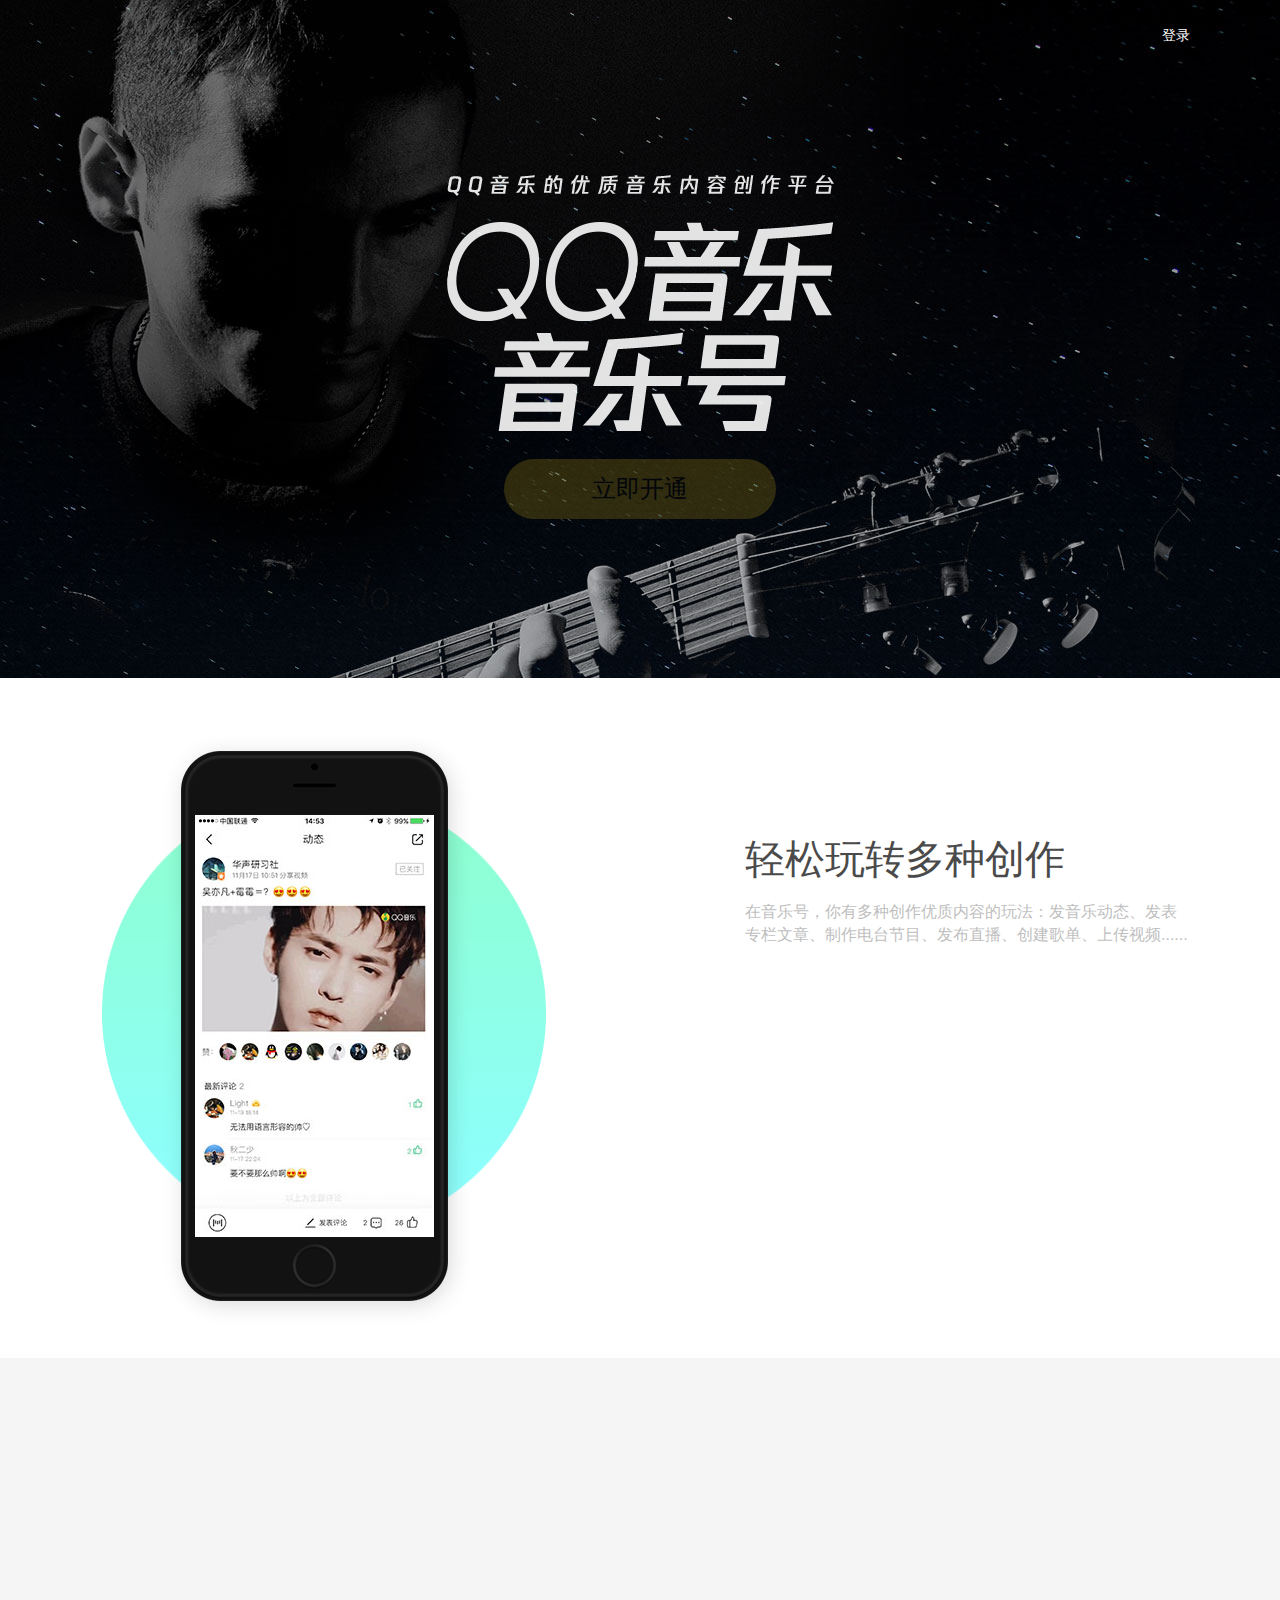
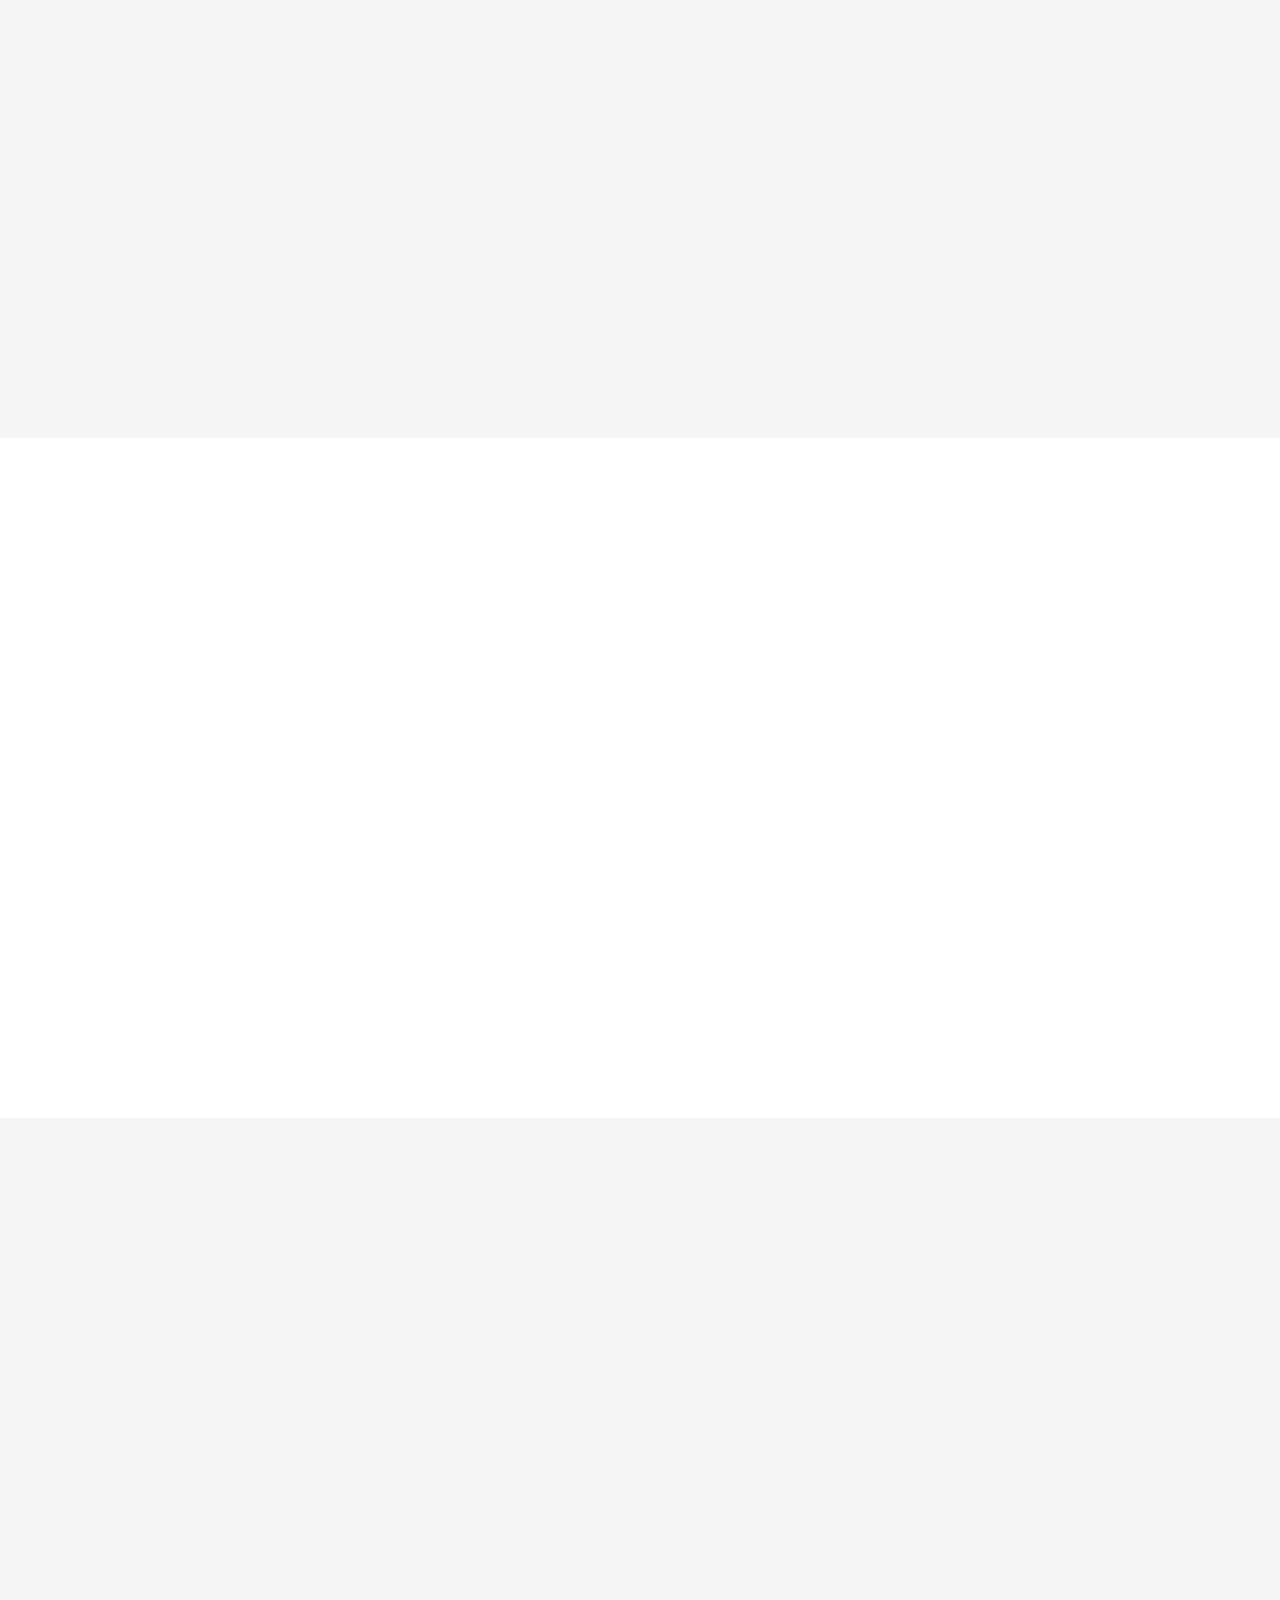
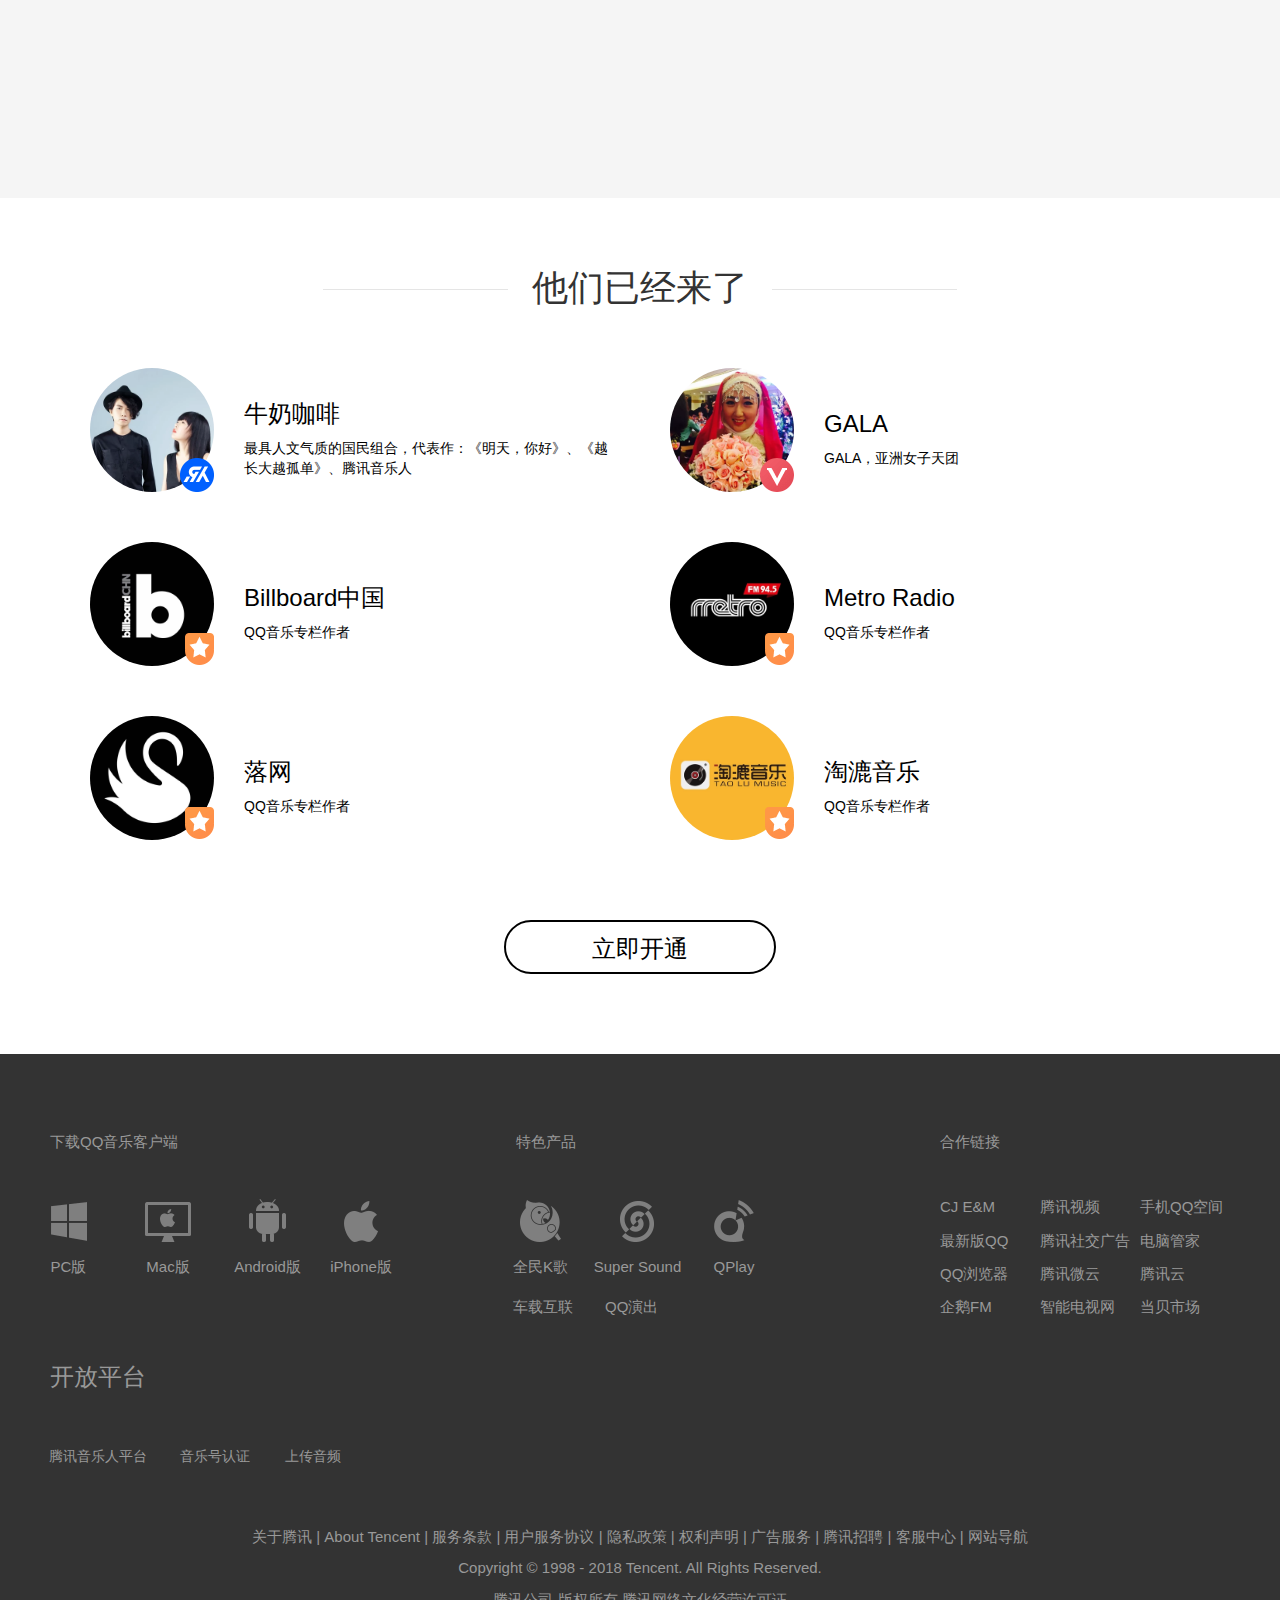
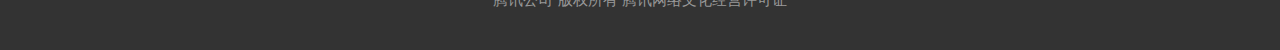
<file: Musica.html>
<!DOCTYPE html>
<html>
	<head>
		<meta charset="UTF-8">
		<title>熊猫音乐-音乐号</title>
		<link rel="stylesheet" type="text/css" href="bootstrap-3.3.7-dist/css/bootstrap.min.css"/>
	    <script src="js/jquery-3.3.1.min.js"></script>
	    <script src="bootstrap-3.3.7-dist/js/bootstrap.min.js"></script>
	    
	    <link rel="stylesheet" type="text/css" href="css/bottom.css"/>
	    <link rel="stylesheet" type="text/css" href="css/Musica.css"/>
	    <script src="js/bottom.js"></script>
	    <script src="js/Musica.js"></script>
	</head>
	<body>
        <div class="bg">
            <div class="bg1"></div>
            <div class="bg2"></div>
            <div class="bg3"></div>
            <div class="bg4"></div>
        </div>
        
        <!--第一部分-->
        <div class="contain">
        	<div class="contain-1">
        	    <div class="header">
        	        <img class="header-title" src="img/Musica/bg/hd_title.png"/>
        	        <img class="header-name" src="img/Musica/bg/qq_music_hao.png"/>
        	        <a class="header-btn" href="#">立即开通</a>
        	    </div>
        	    
        		<div class="Musica-login">
        		    <a href="#">登录</a>
        		</div>
        		
        	</div>
        </div>
        
        <!--第二部分-->
        <div class="contain2">
        	<div class="contain-2">

        		<div class="part-creation">
        			<div class="creation-img">
        				<img class="creation-circle" src="img/Musica/creation/circle.png"/>
        				<img class="creation-mobile" src="img/Musica/creation/mobile.png"/>
        				<img class="creation-cont-1" src="img/Musica/creation/mobile_cont_1.jpg"/>
        				<img class="creation-cont-2" src="img/Musica/creation/mobile_cont_2.jpg"/>
        			</div>
        			<div class="creation-intro">
        				<h2>轻松玩转多种创作</h2>
        				<p>在音乐号，你有多种创作优质内容的玩法：发音乐动态、发表专栏文章、制作电台节目、发布直播、创建歌单、上传视频......</p>
        				<ul class="intro-icon">
        					<li>
        					    <i class="icon-trends"></i>
        					    <p>音乐动态</p>
        					</li>
        					<li>
                                <i class="icon-column"></i>
                                <p>专栏文章</p>
                            </li>
                            <li>
                                <i class="icon-radio"></i>
                                <p>电台节目</p>
                            </li>
                            <li>
                                <i class="icon-live"></i>
                                <p>直播</p>
                            </li>
        				</ul>
        			</div>
            	</div>

            	<div class="mod-ornament">
            	    <div class="ornament-img">
            	    	<img class="ornament-phone" src="img/Musica/ornament/mobile.png"/>
            	    	<img class="ornament-cont3" src="img/Musica/ornament/mobile_cont_3.jpg"/>
            	        <i class="ornament-icon1"></i>
            	        <i class="ornament-icon2"></i>
            	        <i class="ornament-icon3"></i>
            	        <i class="ornament-icon4"></i>
            	        <i class="ornament-icon5"></i>
            	    </div>
            	    
            	    <div class="ornament-intro">
                        <h2>专属认证、海量曝光</h2>
                        <p>QQ音乐官方认证，专属标志彰显你的专业。优质内容将依托QQ音乐的智能推荐分发到海量用户，为你的优质内容和海量用户建立连接。</p>
                        <ul class="intro-icon">
                            <li>
                                <i class="icon-exclusive"></i>
                                <p>专属认证</p>
                            </li>
                            <li>
                                <i class="icon-capacity"></i>
                                <p>智能推荐</p>
                            </li>
                        </ul>
                    </div>
            	</div>
            	
            	<div class="part-data">
            		<div class="data-img">
            			<img class="data-circle" src="img/Musica/data/circle.png"/>
            			<img class="data-mac" src="img/Musica/data/mac.png"/>
            		</div>
            		
            		<div class="data-intro">
            			<h2>掌控作品全方位数据</h2>
                        <p>在音乐号，你可以全方位了解作品被用户的喜爱程度并了解你的粉丝，包括粉丝分布、评论量、阅读量等，让数据帮助你了解用户喜好，帮助你创作更多优质内容。</p>
                        <ul class="intro-icon">
                            <li>
                                <i class="icon-fens"></i>
                                <p>粉丝分布</p>
                            </li>
                            <li>
                                <i class="icon-comment"></i>
                                <p>评论量</p>
                            </li>
                            <li>
                                <i class="icon-read"></i>
                                <p>阅读量</p>
                            </li>
                        </ul>
            		</div>
            	</div>
        	
        	    <div class="part-mode">
                    <div class="mode-img">
                        <img class="mode-circle" src="img/Musica/mode/circle.png" />
                        <img class="mode-phone" src="img/Musica/mode/mobile.png"/>
                        <img class="mode-cont4" src="img/Musica/mode/mobile_cont_4.jpg"/>
                    </div>
                    
                    <div class="mode-intro">
                        <h2>多种变现模式</h2>
                        <p>打赏、分成等多种变现模式，让你的优质创作内容不仅拥有阅读/收听流量，更拥有现金流</p>
                        <ul class="intro-icon">
                            <li>
                                <i class="icon-exclusive"></i>
                                <p>打赏</p>
                            </li>
                            <li>
                                <i class="icon-capacity"></i>
                                <p>礼物</p>
                            </li>
                        </ul>
                    </div>
                </div>
        	
        	    <div class="part-star">
        	    	<h2>他们已经来了</h2>
        	    	<ul class="star-list">
        	    		<li>
        	    		    <div class="star-img-contain">
        	    		    	<a href="#">
        	    		    	    <img class="star-img" src="img/Musica/star/T001R300x300M0000012bj8d36Xkw1.webp"/>
        	    		            <img class="star-icon" src="img/Musica/star/117883.png" />
        	    		        </a>
        	    		    </div>
        	    		    <div class="star-content">
        	    		        <a href="#">
            	    		    	<h3>牛奶咖啡</h3>
            	    		        <span>最具人文气质的国民组合，代表作：《明天，你好》、《越长大越孤单》、腾讯音乐人</span>
        	    		        </a>
        	    		    </div>
        	    		</li>
           	    		<li>
                            <div class="star-img-contain">
                                <a href="#">
                                    <img class="star-img" src="img/Musica/star/310013.webp"/>
                                    <img class="star-icon" src="img/Musica/star/114038.png" />
                                </a>
                            </div>
                            <div class="star-content">
                                <a href="#">
                                    <h3>GALA</h3>
                                    <span>GALA，亚洲女子天团</span>
                                </a>
                            </div>
                        </li>
                        <li>
                            <div class="star-img-contain">
                                <a href="#">
                                    <img class="star-img" src="img/Musica/star/103031.jpg"/>
                                    <img class="star-icon" src="img/Musica/star/114041.png" />
                                </a>
                            </div>
                            <div class="star-content">
                                <a href="#">
                                    <h3>Billboard中国</h3>
                                    <span>QQ音乐专栏作者</span>
                                </a>
                            </div>
                        </li>
                        <li>
                            <div class="star-img-contain">
                                <a href="#">
                                    <img class="star-img" src="img/Musica/star/T001R300x300M000002awXud2mIJy2.webp"/>
                                    <img class="star-icon" src="img/Musica/star/114041.png" />
                                </a>
                            </div>
                            <div class="star-content">
                                <a href="#">
                                    <h3>Metro Radio</h3>
                                    <span>QQ音乐专栏作者</span>
                                </a>
                            </div>
                        </li>
                        <li>
                            <div class="star-img-contain">
                                <a href="#">
                                    <img class="star-img" src="img/Musica/star/103036.jpg"/>
                                    <img class="star-icon" src="img/Musica/star/114041.png" />
                                </a>
                            </div>
                            <div class="star-content">
                                <a href="#">
                                    <h3>落网</h3>
                                    <span>QQ音乐专栏作者</span>
                                </a>
                            </div>
                        </li>
                        <li>
                            <div class="star-img-contain">
                                <a href="#">
                                    <img class="star-img" src="img/Musica/star/T001R300x300M000003t27oF42FEEv.webp"/>
                                    <img class="star-icon" src="img/Musica/star/114041.png" />
                                </a>
                            </div>
                            <div class="star-content">
                                <a href="#">
                                    <h3>淘漉音乐</h3>
                                    <span>QQ音乐专栏作者</span>
                                </a>
                            </div>
                        </li>		
        	    	</ul>
        	    	<a class="star-btn" href="#">
        	    	    立即开通
        	    	</a>
        	    </div>
        	</div>
        </div>
                
	    <!--尾部-->
        <div class="contain-bottom">
            <div class="container">
                <div class="bottom-download">
                    <h2>下载QQ音乐客户端</h2>
                    <ul>
                        <li class="bottom-download-item">
                            <a href="#">
                                <i class="icon-Pc"></i>
                                <span>PC版</span>
                            </a>
                        </li>
                        <li class="bottom-download-item">
                            <a href="#">
                                <i class="icon-Mac"></i>
                                <span>Mac版</span>
                            </a>
                        </li>        
                        <li class="bottom-download-item">
                            <a href="#">
                                <i class="icon-Android"></i>
                                <span>Android版</span>
                            </a>
                        </li>
                        <li class="bottom-download-item">
                            <a href="#">
                                <i class="icon-iPhone"></i>
                                <span>iPhone版</span>
                            </a>
                        </li>
                    </ul>
                </div>
                
                <div class="bottom-product">
                    <h2>特色产品</h2>
                    <ul>
                        <li class="bottom-product-item">
                            <a href="#">
                                <i class="icon-Qmkg"></i>
                                <span>全民K歌</span>
                            </a>
                        </li>
                        <li class="bottom-product-item">
                            <a href="#">
                                <i class="icon-Super"></i>
                                <span>Super Sound</span>
                            </a>
                        </li>        
                        <li class="bottom-product-item">
                            <a href="#">
                                <i class="icon-QPlay"></i>
                                <span>QPlay</span>
                            </a>
                        </li>
                        <li class="bottom-product-item">
                            <a href="#">
                                <span>车载互联</span>
                            </a>
                        </li>
                        <li class="bottom-product-item">
                            <a href="#">
                                <span id="qq-show">QQ演出</span>
                            </a>
                        </li>
                    </ul>
                </div>
          
                <div class="bottom-tit">
                    <h2>合作链接</h2>
                    <ul>
                        <li class="bottom-tit-item">
                            <a href="#">CJ E&M</a>
                        </li>
                        <li class="bottom-tit-item">
                            <a href="#">腾讯视频</a>
                        </li>
                        <li class="bottom-tit-item">
                            <a href="#">手机QQ空间</a>
                        </li>
                        <li class="bottom-tit-item">
                            <a href="#">最新版QQ</a>
                        </li>
                        <li class="bottom-tit-item">
                            <a href="#">腾讯社交广告</a>
                        </li>
                        <li class="bottom-tit-item">
                            <a href="#">电脑管家</a>
                        </li>
                        <li class="bottom-tit-item">
                            <a href="#">QQ浏览器</a>
                        </li>
                        <li class="bottom-tit-item">
                            <a href="#">腾讯微云</a>
                        </li>
                        <li class="bottom-tit-item">
                            <a href="#">腾讯云</a>
                        </li>
                        <li class="bottom-tit-item">
                            <a href="#">企鹅FM</a>
                        </li>
                        <li class="bottom-tit-item">
                            <a href="#">智能电视网</a>
                        </li>
                        <li class="bottom-tit-item">
                            <a href="#">当贝市场</a>
                        </li>
                    </ul>
                </div>
 
                <div class="bottom-platform">
                    <h3>开放平台</h3>
                    <ul>
                        <li><a href="#">腾讯音乐人平台</a></li>
                        <li><a href="#">音乐号认证</a></li>
                        <li><a href="#">上传音频</a></li>
                    </ul>
                </div>
                
                <div class="bottom-copyright">
                    <p>
                        <a href="#">关于腾讯</a>
                        |
                        <a href="#">About Tencent</a>
                        |
                        <a href="#">服务条款</a>
                        |
                        <a href="#">用户服务协议</a>
                        |
                        <a href="#">隐私政策</a>
                        |
                        <a href="#">权利声明</a>
                        |
                        <a href="#">广告服务</a>
                        |
                        <a href="#">腾讯招聘</a>
                        |
                        <a href="#">客服中心</a>
                        |
                        <a href="#">网站导航</a>
                    </p>
                    <p>
                        Copyright © 1998 - 2018 Tencent. 
                        <a href="#">All Rights Reserved.</a>
                    </p>
                    <p>
                                                腾讯公司 
                        <a href="#">版权所有</a>
                        <a href="#">腾讯网络文化经营许可证</a>
                    </p>
                </div>    
                    
            </div>
            
        </div>
        
	</body>
</html>
</file>
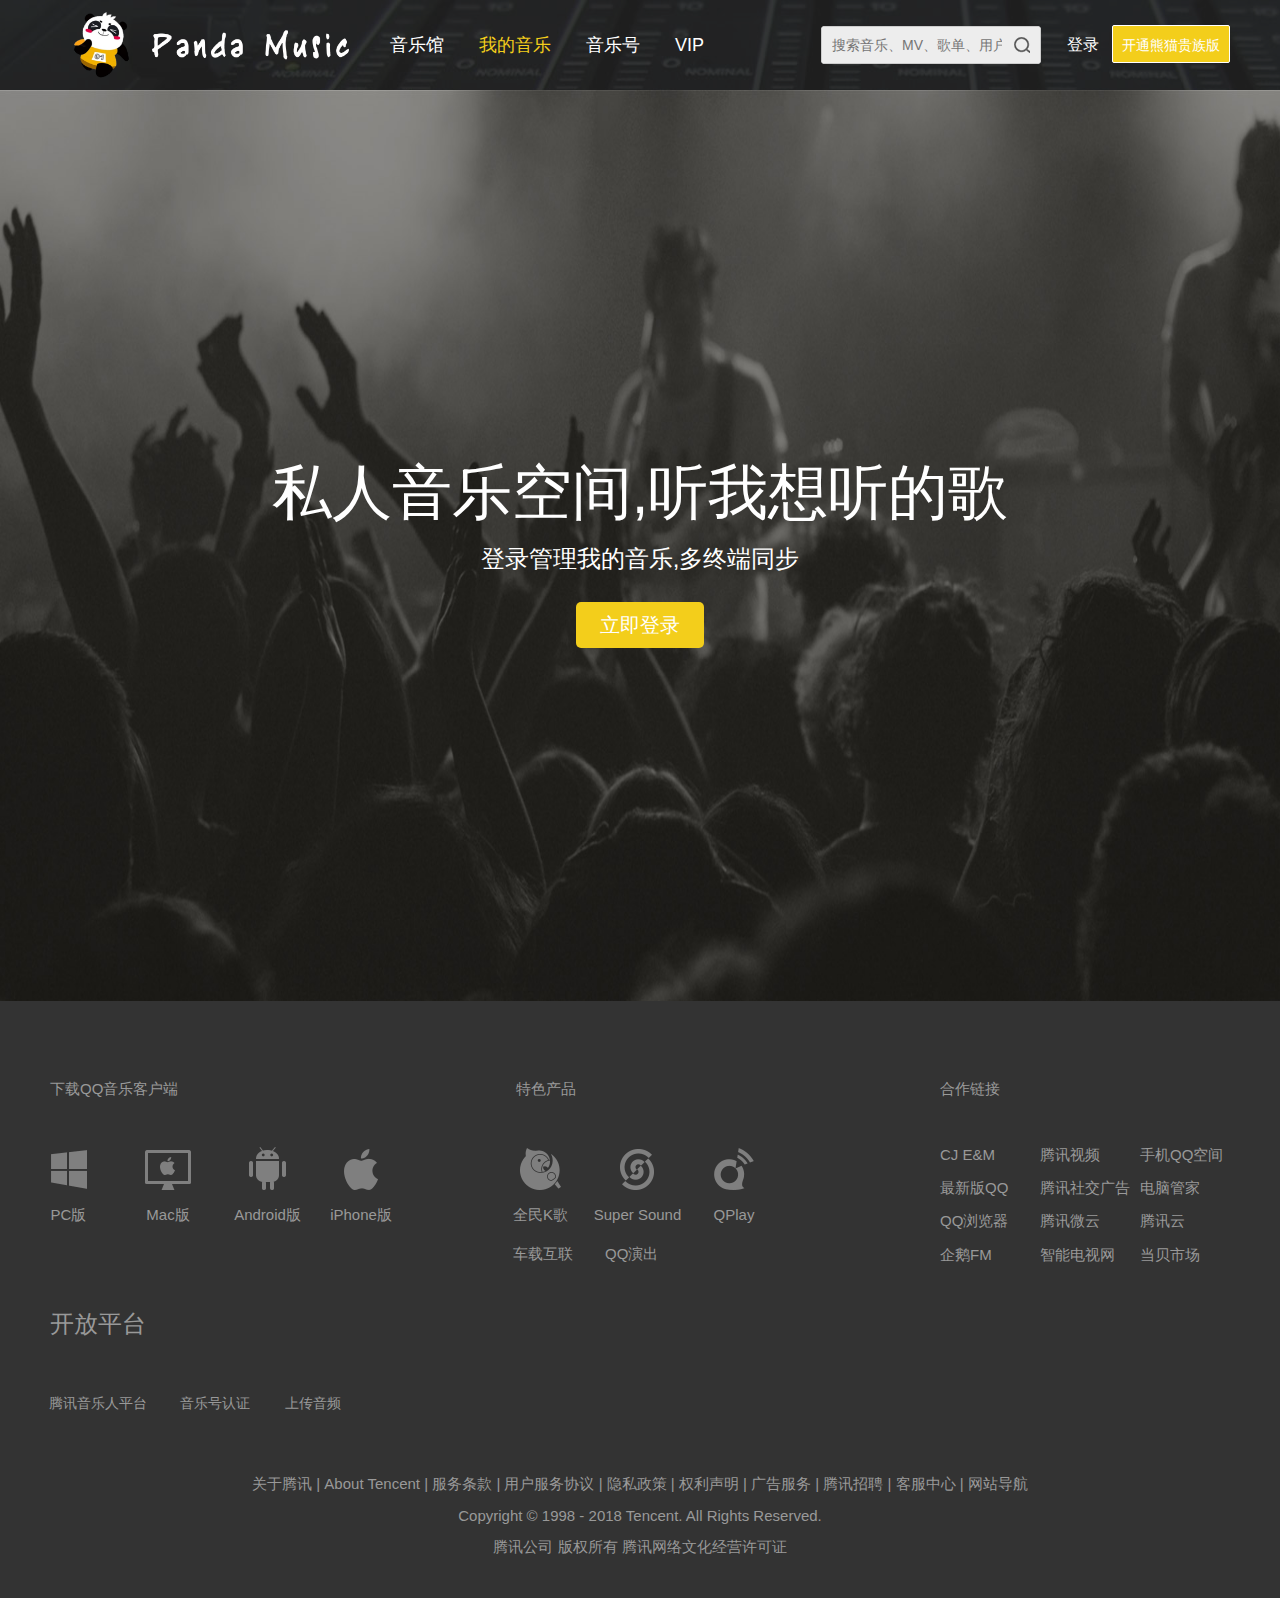
<file: MyMusic.html>
<!DOCTYPE html>
<html>
    <head>
        <meta charset="UTF-8">
        <title>熊猫音乐-我的音乐</title>
        <link rel="stylesheet" type="text/css" href="bootstrap-3.3.7-dist/css/bootstrap.min.css"/>  
        <script src="js/jquery-3.3.1.min.js"></script>
        <script src="bootstrap-3.3.7-dist/js/bootstrap.min.js"></script>
             
        <link rel="stylesheet" type="text/css" href="css/bottom.css"/>
        <link rel="stylesheet" type="text/css" href="css/top.css"/>
        <link rel="stylesheet" type="text/css" href="css/PandaMusic.css"/>
        <script src="js/top.js"></script>
        <script src="js/bottom.js"></script>
        <script src="js/PandaMusic.js"></script>
    </head>
    <body>
        <!--头部-->
        <div class="contain-top1"></div>
        <div class="contain-top">
            <div class="container">
                <a class="MyMusic-logo" href="#"><img src="img/MyMusic/MyMusic-nav/38989505695571664.png"/></a>
                <div class="MyMusic-nav">
                    <ul>
                        <li><a href="#">音乐馆</a></li>
                        <li><a id="hot" href="#">我的音乐</a></li>
                        <li><a href="#">音乐号</a></li>
                        <li><a href="#">VIP</a></li>
                    </ul>
                </div>
                <div class="MyMusic-search">
                    <div class="MyMusic-input">
                        <input type="text" placeholder="搜索音乐、MV、歌单、用户" />       
                        <span class="search-icon"></span>   
                    </div>
                </div>      
                
                <div class="MyMusic-right">
                    <a href="#" class="Mymusic-login">登录</a>
                    <a href="#" class="green-diamond">开通熊猫贵族版</a>
                    <a href="#" class="pay">开通付费包</a>
                </div>
            </div>
        </div> 
        
        <!--中部-->
        <div class="contain-middle">
            <div class="container-fluid">
                <img src="img/MyMusic/MyMusic-middle/bg_profile_unlogin.jpg"/>
            	<div class="middle-contain container">
            	    <div class="middle-title">
            	        <h1>私人音乐空间,听我想听的歌</h1>
            	        <h3>登录管理我的音乐,多终端同步</h3>
            	    </div>
            	    <a href="#" class="middle-login">立即登录</a>
            	</div>
            </div>
        </div>
        
        <!--尾部-->
        <div class="contain-bottom">
            <div class="container">
                <div class="bottom-download">
                    <h2>下载QQ音乐客户端</h2>
                    <ul>
                        <li class="bottom-download-item">
                            <a href="#">
                                <i class="icon-Pc"></i>
                                <span>PC版</span>
                            </a>
                        </li>
                        <li class="bottom-download-item">
                            <a href="#">
                                <i class="icon-Mac"></i>
                                <span>Mac版</span>
                            </a>
                        </li>        
                        <li class="bottom-download-item">
                            <a href="#">
                                <i class="icon-Android"></i>
                                <span>Android版</span>
                            </a>
                        </li>
                        <li class="bottom-download-item">
                            <a href="#">
                                <i class="icon-iPhone"></i>
                                <span>iPhone版</span>
                            </a>
                        </li>
                    </ul>
                </div>
                
                <div class="bottom-product">
                    <h2>特色产品</h2>
                    <ul>
                        <li class="bottom-product-item">
                            <a href="#">
                                <i class="icon-Qmkg"></i>
                                <span>全民K歌</span>
                            </a>
                        </li>
                        <li class="bottom-product-item">
                            <a href="#">
                                <i class="icon-Super"></i>
                                <span>Super Sound</span>
                            </a>
                        </li>        
                        <li class="bottom-product-item">
                            <a href="#">
                                <i class="icon-QPlay"></i>
                                <span>QPlay</span>
                            </a>
                        </li>
                        <li class="bottom-product-item">
                            <a href="#">
                                <span>车载互联</span>
                            </a>
                        </li>
                        <li class="bottom-product-item">
                            <a href="#">
                                <span id="qq-show">QQ演出</span>
                            </a>
                        </li>
                    </ul>
                </div>
          
                <div class="bottom-tit">
                    <h2>合作链接</h2>
                    <ul>
                        <li class="bottom-tit-item">
                            <a href="#">CJ E&M</a>
                        </li>
                        <li class="bottom-tit-item">
                            <a href="#">腾讯视频</a>
                        </li>
                        <li class="bottom-tit-item">
                            <a href="#">手机QQ空间</a>
                        </li>
                        <li class="bottom-tit-item">
                            <a href="#">最新版QQ</a>
                        </li>
                        <li class="bottom-tit-item">
                            <a href="#">腾讯社交广告</a>
                        </li>
                        <li class="bottom-tit-item">
                            <a href="#">电脑管家</a>
                        </li>
                        <li class="bottom-tit-item">
                            <a href="#">QQ浏览器</a>
                        </li>
                        <li class="bottom-tit-item">
                            <a href="#">腾讯微云</a>
                        </li>
                        <li class="bottom-tit-item">
                            <a href="#">腾讯云</a>
                        </li>
                        <li class="bottom-tit-item">
                            <a href="#">企鹅FM</a>
                        </li>
                        <li class="bottom-tit-item">
                            <a href="#">智能电视网</a>
                        </li>
                        <li class="bottom-tit-item">
                            <a href="#">当贝市场</a>
                        </li>
                    </ul>
                </div>
 
                <div class="bottom-platform">
                    <h3>开放平台</h3>
                    <ul>
                    	<li><a href="#">腾讯音乐人平台</a></li>
                    	<li><a href="#">音乐号认证</a></li>
                    	<li><a href="#">上传音频</a></li>
                    </ul>
                </div>
                
                <div class="bottom-copyright">
                    <p>
                        <a href="#">关于腾讯</a>
                        |
                        <a href="#">About Tencent</a>
                        |
                        <a href="#">服务条款</a>
                        |
                        <a href="#">用户服务协议</a>
                        |
                        <a href="#">隐私政策</a>
                        |
                        <a href="#">权利声明</a>
                        |
                        <a href="#">广告服务</a>
                        |
                        <a href="#">腾讯招聘</a>
                        |
                        <a href="#">客服中心</a>
                        |
                        <a href="#">网站导航</a>
                    </p>
                    <p>
                        Copyright © 1998 - 2018 Tencent. 
                        <a href="#">All Rights Reserved.</a>
                    </p>
                    <p>
                                                腾讯公司 
                        <a href="#">版权所有</a>
                        <a href="#">腾讯网络文化经营许可证</a>
                    </p>
                </div>    
                    
            </div>
            
        </div>
        
    </body>
</html>
</file>
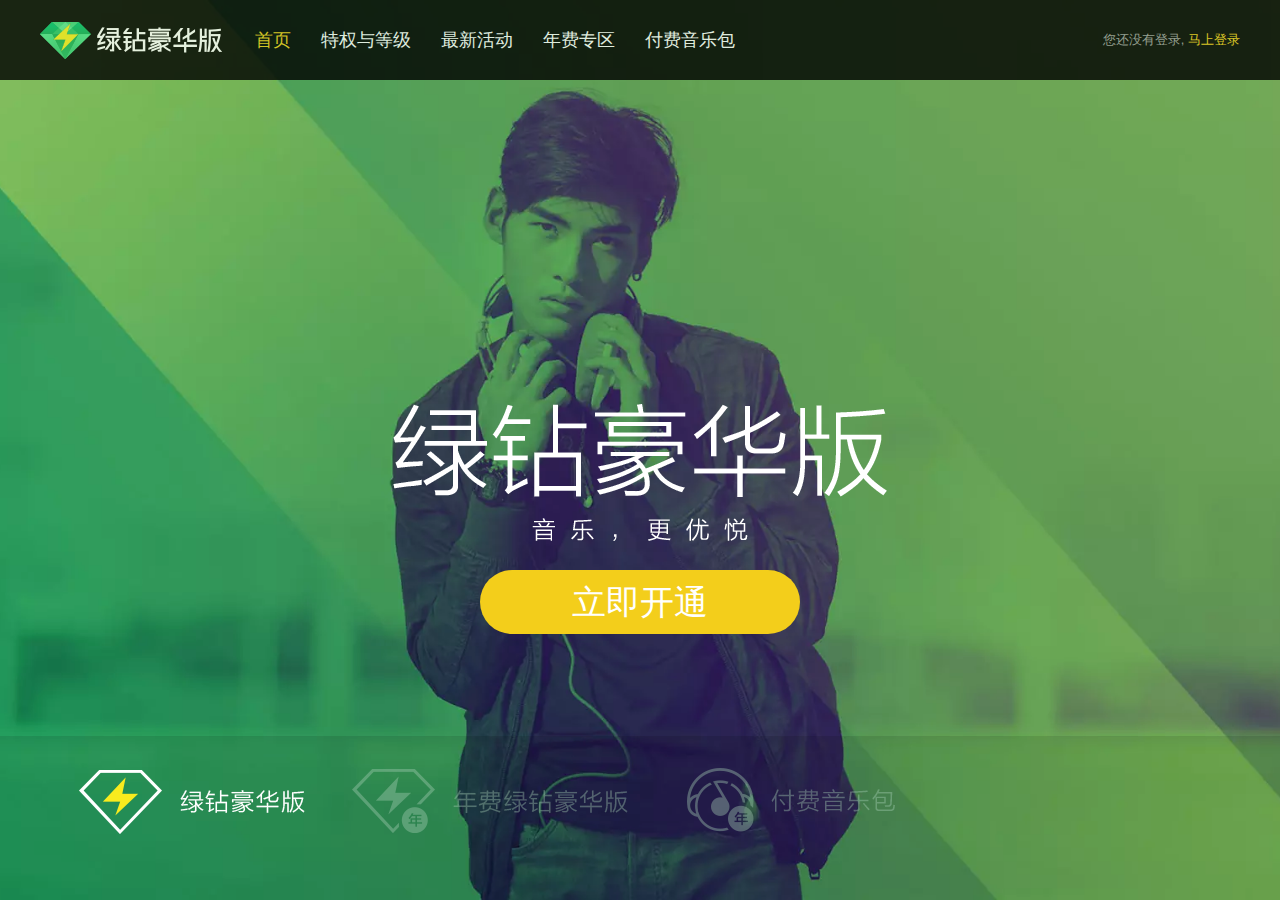
<file: VIP.html>
<!DOCTYPE html>
<html>
	<head>
		<meta charset="UTF-8">
		<title></title>
		<link rel="stylesheet" type="text/css" href="bootstrap-3.3.7-dist/css/bootstrap.min.css"/>
		<script src="js/jquery-3.3.1.min.js"></script>
        <script src="bootstrap-3.3.7-dist/js/bootstrap.min.js"></script>
	    <script src="js/pageSwitch.js"></script>
	    <script src="js/jquery.mousewheel.js"></script>
	    
	    <link rel="stylesheet" type="text/css" href="css/VIP.css"/>
	    <script src="js/VIP.js"></script>
	</head>
	<body>
	   <!-- 头部-->
	    <div class="VIP-header">
	        <div class="VIP-nav">
	        	<div class="container vip-container">
	        	    <div class="VIP-logo">
	        	    	<a href="#"><img src="img/VIP/logo.png"/></a>
	        	    </div>
	        	    
	        	    <div class="VIP-mod-nav">
	        	    	<ul>
	        	    		<li>
	        	    		    <a href="#" style="color: #F3CE1B;">首页</a>
	        	    		</li>
	        	    		<li>
                                <a href="#">特权与等级</a>
                            </li>
                            <li>
                                <a href="#">最新活动</a>
                            </li>
                            <li>
                                <a href="#">年费专区</a>
                            </li>
                            <li>
                                <a href="#">付费音乐包</a>
                            </li>
	        	    	</ul>
	        	    </div>
	        	    
	        	    <div class="VIP-login">
	        	    	<div class="no-login">
	        	    		<span>您还没有登录, </span>
	        	    		<a href="#">马上登录</a>
	        	    	</div>
	        	    </div>
	        	</div>
	        </div>
	    </div>
	    
        <div id="my-slide">
            <div class="one">
                <ul class="one-bg">
                	<li class="one-bg-item one-bg-item-1"></li>
                	<li class="one-bg-item one-bg-item-2"></li>
                	<li class="one-bg-item one-bg-item-3"></li>
                </ul>
                
                <div class="one-contont">
                	<div class="one-tit">
                		<h2 class="one-title one-title-1"></h2>
                		<h2 class="one-title one-title-2"></h2>
                		<h2 class="one-title one-title-3"></h2>
                	</div>
                	<div class="one-con">
                		<p class="one-text one-text-1"></p>
                		<p class="one-text one-text-2"></p>
                		<p class="one-text one-text-3"></p>
                	</div>
                	<a class="one-btn" href="#">立即开通</a>
                </div>
                
                <div class="one-nav">
                    <div class="container one-container">
                    	<a href="#" class="nav-item nav-item-1 choose">
                    	    <span></span>
                    	</a>
                    	<a href="#" class="nav-item nav-item-2 not-choose">
                            <span></span>
                        </a>
                        <a href="#" class="nav-item nav-item-3 not-choose">
                            <span></span>
                        </a>
                    </div>
                 
                </div>
                
            </div>

            <div class="two">
                <div class="two-bg"></div>
                <div class="two-intro">
                	<div class="container two-container">
                		<h2></h2>
                		<div class="two-cont">
                		    <p></p>
                		</div>
                		<div class="two-privi">
                			<ul class="two-privi-list">
                				<li>
                				    <a href="#">
                				        <i class="two-icon-1"></i>
                				        <span>高品质音乐下载</span>
                				    </a>
                				</li>
                				<li>
                                    <a href="#">
                                        <i class="two-icon-2"></i>
                                        <span>无损音乐下载</span>
                                    </a>
                                </li>
                				<li>
                                    <a href="#">
                                        <i class="two-icon-3"></i>
                                        <span>付费音乐下载</span>
                                    </a>
                                </li>
                			</ul>
                		</div>
                	</div>
                	
                	<div class="two-shine-1"></div>
                    <div class="two-shine-2"></div>
                </div>
                
                <div class="two-shine-3"></div>
            
            </div>
            
            <div class="three">
                <div class="three-bg"></div>
                <div class="three-intro">
                    <div class="container three-container">
                        <h2></h2>
                        <div class="three-cont">
                            <p></p>
                        </div>
                        <div class="three-privi">
                            <ul class="three-privi-list">
                                <li>
                                    <a href="#">
                                        <i class="three-icon-1"></i>
                                        <span>个性主题</span>
                                    </a>
                                </li>
                                <li>
                                    <a href="#">
                                        <i class="three-icon-2"></i>
                                        <span>歌词海报字体</span>
                                    </a>
                                </li>
                                <li>
                                    <a href="#">
                                        <i class="three-icon-3"></i>
                                        <span>个性弹幕气泡</span>
                                    </a>
                                </li>
                                <li>
                                    <a href="#">
                                        <i class="three-icon-4"></i>
                                        <span>QQ音乐s首唱会</span>
                                    </a>
                                </li>
                            </ul>
                        </div>
                        
                        
                        <div class="three-shine-2"></div>
                        <div class="three-shine-3"></div>
                    </div>
                    <div class="three-shine-1"></div>
                </div>                           
            </div>
            
            <div class="four">
                <div class="four-bg"></div>
                <div class="four-intro">
                    <div class="container four-container">
                        <h2></h2>
                        <div class="four-cont">
                            <p></p>
                        </div>
                        <div class="four-privi">
                            <ul class="four-privi-list">
                                <li>
                                    <a href="#">
                                        <i class="four-icon-1"></i>
                                        <span>闪电尊贵图标</span>
                                    </a>
                                </li>
                                <li>
                                    <a href="#">
                                        <i class="four-icon-2"></i>
                                        <span>付费音乐专属图标</span>
                                    </a>
                                </li>
                                <li>
                                    <a href="#">
                                        <i class="four-icon-3"></i>
                                        <span>成长加速</span>
                                    </a>
                                </li>
                            </ul>
                        </div>
                        
                        
                        <div class="four-shine-2"></div>
                        <div class="four-shine-3"></div>
                    </div>
                    
                </div>   
                <div class="four-shine-1"></div>
            </div>
            
            <div class="five">
                <div class="five-bg"></div>
                <div class="five-intro">
                    <div class="container five-container">
                        <h2></h2>
                        <div class="five-cont">
                            <p></p>
                        </div>
                        <div class="five-privi">
                            <ul class="five-privi-list">
                                <li>
                                    <a href="#">
                                        <i class="five-icon-1"></i>
                                        <span>QQ空间背景音乐</span>
                                    </a>
                                </li>
                                <li>
                                    <a href="#">
                                        <i class="five-icon-2"></i>
                                        <span>个性音乐</span>
                                    </a>
                                </li>

                            </ul>
                        </div>
                        
                        <div class="five-shine-2"></div>
                        <div class="five-shine-3"></div>
                    </div>
                    
                </div>   
                <div class="five-shine-1"></div>
                <div class="five-shine-4"></div>
            </div>
        </div>
       
	</body>
</html>
</file>
<file: css/bottom.css>
/*底部*/
.contain-bottom{
    font-size: 15px;    
    background-color: #333333;
    color: #999999;
    position: relative;
    padding-bottom: 30px;
    min-width: 1000px;
}

.contain-bottom ul{
    padding: 0;
    margin: 0; 
    margin-left: -29px;
}

.contain-bottom h2{
    font-size: 15px;  
    padding: 80px 0 46px;
    margin: 0;  
}
.contain-bottom .container{
    max-width: 1200px;
    min-width: 900px;
    width: auto;
    position: relative;
    padding: 0;
}

.contain-bottom .container a{
    color: #999999;
}

.bottom-download{
    position: absolute;
    top: 0;
    left: 10px;
}

.bottom-download-item{
    float: left;
    list-style: none;
    text-align: center;
    position: relative;
}

.icon-Pc{
    display: block;
    margin: 0 29px 12px;
    width: 37px;
    height: 48px;
    background: url(../img/MyMusic/MyMusic-bottom/footer.png);
    background-position: -2px 0;
}

.icon-Mac{
    display: block;
    margin: 0 29px 12px;
    width: 46px;
    height: 48px;
    background: url(../img/MyMusic/MyMusic-bottom/footer.png);
    background-position: -92px 0;
}

.icon-Android{
    display: block;
    margin: 0 29px 12px;
    width: 37px;
    height: 48px;
    background: url(../img/MyMusic/MyMusic-bottom/footer.png);
    background-position: -190px 0;
}

.icon-iPhone{
    display: block;
    margin: 0 29px 12px;
    width: 34px;
    height: 48px;
    background: url(../img/MyMusic/MyMusic-bottom/footer.png);
    background-position: -279px 0;
}

.contain-bottom .container a:hover{
    text-decoration: none;
    color: #31c27c;
}

.bottom-product{
    position: absolute;
    top: 0;
    left: 476px;
    width: 304px;
}

.bottom-product ul{
    margin-left: -25px;
}

.icon-Qmkg{
    display: block;
    margin: 0 29px 12px;
    width: 41px;
    height: 48px;
    background: url(../img/MyMusic/MyMusic-bottom/footer.png);
    background-position: -370px 0;
}

.icon-Super{
    display: block;
    margin: 0 29px 12px;
    width: 37px;
    height: 48px;
    background: url(../img/MyMusic/MyMusic-bottom/footer.png);
    background-position: -463px 0;
}

.icon-QPlay{
    display: block;
    margin: 0 29px 12px;
    width: 40px;
    height: 48px;
    background: url(../img/MyMusic/MyMusic-bottom/footer.png);
    background-position: -563px 0;
}

.bottom-product-item{
    float: left;
    list-style: none;
    text-align: center;
    position: relative;
    text-indent: 22px;
    margin-bottom: 18px;
}

#qq-show{
    margin-left: 10px;
}

.bottom-tit{
    float: right;
    width: 300px;
    padding-bottom: 57px;
}

.bottom-tit ul{
    margin: 0;
}

.bottom-tit-item{
    float: left;
    list-style: none;
    position: relative;
    min-width: 100px;
    margin-bottom: 12px;
}

@media (max-width: 1240px) {
    .bottom-product{
        left: 45%;
    }
    .bottom-tit{
        width: 200px;
    }
}

.bottom-platform{
    margin: 230px 0 90px 10px;
    font-size: 14px;
}

.bottom-platform  h3{
    padding: 80px 0 46px;
}

.bottom-platform ul{

}

.bottom-platform ul li{
    list-style: none;
    float: left;
    min-width: 100px;
    margin: 0 5px 12px 0;
    text-indent: 28px;
}

.bottom-copyright{
    text-align: center;
}
</file>
<file: css/Musica.css>
.bg{
    position: absolute;
    left: 0;
    top: 0;
    width: 100%;
}
/*背景一*/
.bg1{
    height: 320px;
    background: #000 url(../img/Musica/bg/bg1.jpg) no-repeat center 0;
}

/*背景二*/
.bg2{
    height: 358px;
    background: #000 url(../img/Musica/bg/bg2.jpg) no-repeat center 0;
}
/*背景三*/
.bg3{
    height: 680px;
    margin-top: 680px;
    background-color: #f5f5f5;
}
/*背景四*/
.bg4{
    height: 680px;
    margin-top: 680px;
    background-color: #f5f5f5;
}

/*第一部分*/
.contain{
    min-width: 100px;
    max-width: 1100px;
    position: relative;
    margin: 0 auto;
    overflow: hidden;
}

.contain-1{
    height: 680px;
    text-align: center;
    position: relative;
    overflow: hidden;
}

.Musica-login{
    position: absolute;
    top: 0;
    right: 0;
    margin-top: 25px;
}

.Musica-login a{
    display: block;
    color: #fff;
}

.Musica-login a:hover, .Musica-login a:visited{
    text-decoration: none;
    color: #fff;
}

.Musica-login a:hover, .Musica-login a:active{
    color: #31C27C;
    text-decoration: none;
}

.header{
    padding-top: 174px;
}

.header-title{
    display: block;
    margin: 10px auto 26px;
    opacity: 0;
}

.header-name{
    display: block;
    margin: 0 auto 26px;
    opacity: 0;
}

.header-btn{
    display: block;
    width: 272px;
    height: 60px;
    text-align: center;
    color: #000;
    background-color: #F3CE1B;
    font-size: 24px;
    line-height: 60px;
    margin: 30px auto;
    border-radius: 60px;
    color: black;
    opacity: 0;
    animation: shadow 4s infinite;
}

@keyframes shadow{
	0% {box-shadow: 0 0 0 #F3CE1B;}
/*	25% {box-shadow: 0 0 80px #F3CE1B;}*/
	50% {box-shadow: 0 0 80px #F3CE1B;}
/*	70% {box-shadow: 0 0 20px #F3CE1B;}*/
	100% {box-shadow: 0 0 0px #F3CE1B;}
}


.header-btn:link, .header-btn:visited{
/*    color: white;*/
    text-decoration: none;
}

.header-btn:hover, .header-btn:active{
    color: white;
    text-decoration: none;
}

/*第二部分*/

.contain2{
    min-width: 100px;
    max-width: 1100px;
    position: relative;
    margin: 0 auto;
    overflow: hidden;
}

.contain-2{
    text-align: center;
    position: relative;
    overflow: hidden;
}


.part-creation{
    position: relative;
    height: 680px;
    overflow: hidden;
}

.creation-img{
    position: absolute;
    left: 10px;
    top: 55px;
}

.creation-circle{
    position: absolute;
    left: 20px;
    top: 56px;
    width: 444px;
    opacity: 0;
}

.creation-mobile{
    position: absolute;
    left: 64px;
    top: 0;
}

.creation-cont-1{
    position: absolute;
    left: 95px;
    top: 80px;
}

.creation-cont-2{
    position: absolute;
    left: 216px;
    top: 80px;
    box-shadow: 0 0 15px 1px #f0f0f0;
    opacity: 0;
}

.creation-intro{
    position: absolute;
    right: 0;
    top: 156px;
    width: 445px;
    text-align: left;
}

.creation-intro > h2{
    margin-top: 10px;
    margin-bottom: 20px;
    opacity: 0;
    font-size: 40px;
    font-weight: 400;
}

.creation-intro > p{
    margin-top: 10px;
    margin-bottom: 40px;
    font-size: 16px;
    opacity: 0;
}

.creation-intro .intro-icon{
    margin: 0;
    padding: 0;
    margin-top: 10px;
    margin-left: -26px;
    opacity: 0;
    overflow: hidden;
}

.creation-intro .intro-icon li{
    float: left;
    list-style: none;
    width: 110px;
    height: 84px;
    overflow: hidden;
    border-right: 1px solid #e5e5e5;
    text-align: center;
}

.creation-intro .intro-icon li i{
    display: inline-block;
    width: 60px;
    height: 60px;
}

.icon-trends{
    background: url(../img/Musica/sprite_index_icon.png) no-repeat 0 0;
}

.icon-column{
    background: url(../img/Musica/sprite_index_icon.png) no-repeat 0 -60px;
}

.icon-radio{
    background: url(../img/Musica/sprite_index_icon.png) no-repeat 0 -120px;
}

.icon-live{
    background: url(../img/Musica/sprite_index_icon.png) no-repeat 0 -180px;
}

/*第三部分*/

.mod-ornament{
    height: 680px;
    position: relative;
    overflow: hidden;   
   
}

.ornament-img{
    position: absolute;
    right: 0;
    top: 50px; 
}

.ornament-phone{
    position: absolute;
    right: 196px;
    top: 0;
    opacity: 0;
}

.ornament-cont3{
    position: absolute;
    right: 233px;
    top: 80px;
    width: 239px;
    opacity: 0;
}

.ornament-img i{
    display: inline-block;
    width: 150px;
    height: 150px;
    position: absolute;
    background-image: url(../img/Musica/ornament/sprite_star.png);
    background-repeat: no-repeat;
    opacity: 0;
    transition: all 1s;
    transform: scale(.8) rotate(-15deg);
}

.ornament-icon1{
    top: 315px;
    right: 446px;
    background-position: 0 -300px;
}
.ornament-icon2{
    top: 241px;
    right: 160px;
    background-position: 0 -150px;
}
.ornament-icon3{
    top: 71px;
    right: -10px;
    background-position: 0 -450px;
}
.ornament-icon4{
    top: 75px;
    right: 404px;
    background-position: 0 -600px;
}
.ornament-icon5{
    top: 327px;
    right: -20px;
}


.ornament-intro{
    position: absolute;
    left: 80px;
    top: 165px;
    width: 460px;
    text-align: left;
}

.ornament-intro > h2{
    margin-top: 10px;
    margin-bottom: 20px;
    opacity: 0;
    font-size: 40px;
    font-weight: 400;
}

.ornament-intro > p{
    margin-top: 10px;
    margin-bottom: 40px;
    font-size: 16px;
    opacity: 0;
}

.ornament-intro .intro-icon{
    margin: 0;
    padding: 0;
    margin-top: 10px;
    margin-left: -26px;
    opacity: 0;
    overflow: hidden;
}

.ornament-intro .intro-icon li{
    float: left;
    list-style: none;
    width: 110px;
    height: 84px;
    overflow: hidden;
    border-right: 1px solid #e5e5e5;
    text-align: center;
}

 .ornament-intro .intro-icon li i{
    display: inline-block;
    width: 60px;
    height: 60px;
}

.icon-exclusive{
    background: url(../img/Musica/sprite_index_icon.png) no-repeat 0 -240px;
}

.icon-capacity{
    background: url(../img/Musica/sprite_index_icon.png) no-repeat 0 -300px;
}

/*第四部分*/

.part-data{
    height: 680px;
    position: relative;
    overflow: hidden;   
}
.data-img{
    position: absolute;
    left: 0;
    top: 115px;
}

.data-circle{
    position: absolute;
    left: 20px;
    opacity: 0;
}

.data-mac{
    position: absolute;
    top: 45px;
    opacity: 0;
}


.data-intro{
    position: absolute;
    right: 0;
    top: 156px;
    width: 445px;
    text-align: left;
}

.data-intro > h2{
    margin-top: 10px;
    margin-bottom: 20px;
    opacity: 0;
    font-size: 40px;
    font-weight: 400;
}

.data-intro > p{
    margin-top: 10px;
    margin-bottom: 40px;
    font-size: 16px;
    opacity: 0;
}

.data-intro .intro-icon{
    margin: 0;
    padding: 0;
    margin-top: 10px;
    margin-left: -26px;
    opacity: 0;
    overflow: hidden;
}

.data-intro .intro-icon li{
    float: left;
    list-style: none;
    width: 110px;
    height: 84px;
    overflow: hidden;
    border-right: 1px solid #e5e5e5;
    text-align: center;
}

.data-intro .intro-icon li i{
    display: inline-block;
    width: 60px;
    height: 60px;
}

.icon-fens{
    background: url(../img/Musica/sprite_index_icon.png) no-repeat 0 -360px;
}

.icon-comment{
    background: url(../img/Musica/sprite_index_icon.png) no-repeat 0 -420px;
}

.icon-read{
    background: url(../img/Musica/sprite_index_icon.png) no-repeat 0 -480px;
}


/*第五部分*/


.part-mode{
    height: 680px;
    position: relative;
    overflow: hidden;   
   
}

.mode-img{
    position: absolute;
    right: 10px;
    top: 45px;
    width: 448px;
    height: 617px; 
}

.mode-circle{
    position: absolute;
    right: -10px;
    top: 67px;
    width: 448px;
    opacity: 0;
}

.mode-phone{
    position: absolute;
    right: 90px;
    top: 0;
    opacity: 0;
}

.mode-cont4{
    position: absolute;
    right: 127px;
    top: 80px;
    width: 239px;
    opacity: 0;
}

.mode-intro{
    position: absolute;
    left: 80px;
    top: 165px;
    width: 460px;
    text-align: left;
}

.mode-intro > h2{
    margin-top: 10px;
    margin-bottom: 20px;
    opacity: 0;
    font-size: 40px;
    font-weight: 400;
}

.mode-intro > p{
    margin-top: 10px;
    margin-bottom: 40px;
    font-size: 16px;
    opacity: 0;
}

.mode-intro .intro-icon{
    margin: 0;
    padding: 0;
    margin-top: 10px;
    margin-left: -26px;
    opacity: 0;
    overflow: hidden;
}

.mode-intro .intro-icon li{
    float: left;
    list-style: none;
    width: 110px;
    height: 84px;
    overflow: hidden;
    border-right: 1px solid #e5e5e5;
    text-align: center;
}

 .mode-intro .intro-icon li i{
    display: inline-block;
    width: 60px;
    height: 60px;
}

.icon-exclusive{
    background: url(../img/Musica/sprite_index_icon.png) no-repeat 0 -540px;
}

.icon-capacity{
    background: url(../img/Musica/sprite_index_icon.png) no-repeat 0 -600px;
}


/*第六部分*/
.part-star{
    position: relative;
    overflow: hidden;
    padding-bottom: 50px;
}

.part-star h2{
    margin: 68px 0 60px;
    text-align: center;
    font-size: 36px;
    font-weight: 400;
}

.part-star h2:before{
    position: relative;
    top: -1px;
    content: '';
    height: 1px;
    display: inline-block;
    width: 185px;
    margin: 0 24px;
    background-color: #e5e5e5;
    overflow: hidden;
    vertical-align: middle;
}

.part-star h2:after{
    position: relative;
    top: -1px;
    content: '';
    height: 1px;
    display: inline-block;
    width: 185px;
    margin: 0 24px;
    background-color: #e5e5e5;
    overflow: hidden;
    vertical-align: middle;
}    

.part-star ul{
    padding: 0;
    margin: 0 -30px;
    overflow: hidden;
}

.part-star ul li{
    float: left;
    width: 520px;
    margin: 0 30px 50px;
    list-style: none;
}

.star-img-contain{
    position: relative;
    float: left;
    margin-right: 30px;
    width: 124px;
    height: 124px;
    border-radius: 999px;
}

.star-img{
    width: 100%;
    border-radius: 999px;
}

.star-icon{
    position: absolute;
    right: 0;
    bottom: 0;
}

.star-content{
    text-align: left;
    height: 124px;
    display: table-cell;
    vertical-align: middle;
}

.star-list a:link, .star-list a:visited{
    color: #000;
    text-decoration: none;
}

.star-list a:hover, .star-list a:active{
    color: #F3CE1B;
    text-decoration: none;
}

.star-btn{
    display: block;
    width: 272px;
    height: 54px;
    text-align: center;
    color: #000;
    background-color: #fff;
    font-size: 24px;
    line-height: 54px;
    margin: 30px auto;
    border-radius: 60px;
    border: 2px solid #000;
}

.star-btn:link, .star-btn:visited{
    color: #000;
    text-decoration: none;
}

.star-btn:hover, .star-btn:active{
    color: #F3CE1B;
    text-decoration: none;
}
</file>
<file: css/top.css>
/*顶部*/
.contain{padding: 0px;}
.contain-top1{
    position: absolute;
    top: 0px;
    left: 0px;
    height: 90px;
    width: 100%;
    background: url(../img/MyMusic/MyMusic-nav/20181014001151.png);
    opacity: 0.9;
    min-width: 1000px;
}

.contain-top{
    min-width: 1000px;
}

.contain-top .container{
    max-width: 1200px;
    min-width: 900px;
    width: auto;
    position: relative;
    padding: 0;
    padding-top: 90px;
}

@media (max-width: 1300px) {
    .contain-top .container{
        margin: 0 50px;
    }
}

.contain-top .MyMusic-logo{
    position: absolute;
    left: 0;
    top: 0;
}

.MyMusic-logo img{
    height: 90px;
}

.MyMusic-nav{
    position: absolute;
    left: 320px;
    top: 0;
}

.MyMusic-nav ul{
    border: none;
    padding: 0;
}

.MyMusic-nav ul li{
    margin-right: -5px;
    float: left;
    list-style: none;
}

.MyMusic-nav ul li a{
    display: block;
    height: 90px;
    padding: 0 20px;
    font-size: 18px;
    text-align: center;
    line-height: 90px;
}

.MyMusic-nav ul li a:link, .MyMusic-nav ul li a:visited{
    color: #fff;
    text-decoration: none;
}

.MyMusic-nav ul li a:hover, .MyMusic-nav ul li a:active{
    text-decoration: none;
}

.MyMusic-nav ul li #hot{
    color: #f3ce1b;
}

.MyMusic-search{
    position: absolute;
    right: 284px;
    top: 26px;
    width: 220px;
    overflow: hidden;
    background: #EDEDED;
    border-radius: 4px;
}

.MyMusic-search .MyMusic-input{
    border: solid 1px #CCCCCC;
    border-radius: 2px;
    padding: 0 33px 0 3px;
    position: relative;
}

.MyMusic-search .MyMusic-input input{
    width: 174px;
    height: 36px;
    font-size: 14px;
    border: none;
    outline: none;
    position: relative;
    background: #EDEDED;
    left: 5px;
}

.MyMusic-search .MyMusic-input .search-icon{
    display: block;
    position: absolute;
    right: 10px;
    top: 10px;
    width: 16px;
    height: 16px;
    background:#EDEDED url(../img/MyMusic/MyMusic-nav/icon_sprite.png) 0 -40px;
}

.MyMusic-search .MyMusic-input .search-icon:hover{
    background: url(../img/MyMusic/MyMusic-nav/icon_sprite.png)0 -60px;
    cursor: pointer;
}

.MyMusic-right{
    position: absolute;
    right: 0;
    top: 0;
    height: 90px;
    line-height: 90px;
}

.Mymusic-login{
    position: relative;
    font-size: 16px;
    float: left;
    width: 38px;
    margin-right: 10px;
    text-align: center;
}

.Mymusic-login:link, .Mymusic-login:visited{
    color: white;
    text-decoration:none;
}

.Mymusic-login:hover, .Mymusic-login:active{
    text-decoration: none;
    color:#f3ce1b;
}

.green-diamond{
    display: inline-block;
    background-color: #f3ce1b;
    height: 38px;
    line-height: 38px;
    padding: 0 9px;
    border-radius: 2px;
    border: 1px solid white;
}

.green-diamond:link, .green-diamond:visited{
    color: #FFFFFF;
    text-decoration:none;
}

.green-diamond:hover, .green-diamond:active{
    background-color: #FFD700;
    color: #FFFFFF;
    text-decoration: none;
}

.pay{
    display: inline-block;
    height: 38px;
    line-height: 38px;
    padding: 0 9px;
    border: 1px solid #c9c9c9;
    border-radius: 2px;
    color: white;
}
.pay:link,.pay:visited{
    color: white;
    text-decoration: none;
}
.pay:hover{
    background-color: #ADADAD;
    text-decoration: none;
}

@media (max-width: 1220px) {
    .MyMusic-search{
        width: 38px;
    }
    .MyMusic-search .MyMusic-input input{
        width: 0;
    }
}

@media (max-width: 1300px) {
    .MyMusic-search{
        right: 189px;
    }
    .pay{
        display: none;
    }
}
</file>
<file: css/PandaMusic.css>
/*中部*/

.contain-middle{
    position: relative;
}

.contain-middle .container-fluid{
    min-height: 622px;
    height: 911px;
    padding: 0;
    min-width: 1000px;
    position: relative;
}

.contain-middle .container{
    max-width: 1200px;
    min-width: 900px;
    width: auto;
    padding: 0;
}

.contain-middle .container-fluid img{   
    height: 100%;
    width: 100%;
}

.middle-contain{
    margin-top: 350px;
    color: white;
    width: 900px;
    text-align: center;
    position: absolute;
    top: 0;
    left: 50%;
    
    margin-left: -450px;
}
@media screen and (max-height: 800px){
   .middle-contain{
       margin-top: 220px;
   }
   .contain-middle .container-fluid{
       height: 622px;
   }
   
}

/*@media screen and (max-width: 1300px) {

}*/

.middle-title h1{
    font-size: 60px;
    font-weight: lighter;
}

.middle-title h3{
    font-weight: lighter;
}

.middle-contain .middle-login{
    display: inline-block;
    line-height: 46px;
    color: white;
    background-color: /*#31c27c */#f3ce1b;
    width: 128px;
    height: 46px;
    padding: 0 23px;
    font-size: 20px;
    border-radius: 5px;
    margin-top: 20px;
}

.middle-contain .middle-login:link, .middle-contain .middle-login:visited{
    text-decoration: none;
}

.middle-contain .middle-login:hover, .middle-contain .middle-login:active{
    text-decoration: none;
}
</file>
<file: css/VIP.css>
::-webkit-scrollbar{
    display:none;
}

.VIP-header{
    position: absolute;
    z-index: 900;
    top: 0;
    left: 0;
    width: 100%;
    background: black;
    opacity: .8;
}

.VIP-nav .vip-container{
    position: relative;
    width: 1200px;
    height: 80px;
    padding: 0;
    margin: 0 auto;
}

.VIP-logo{
    position: relative;
    float: left;
    width: 200px;
    height: 80px;
}

.VIP-nav{
    position: relative;
    z-index: 850;
    height: 80px;
}

.VIP-mod-nav{
    float: left;
    height: 80px;
    line-height: 80px;
    font-size: 18px;
}

.VIP-mod-nav ul{
    margin: 0;
    padding: 0;
}

.VIP-mod-nav ul li{
    float: left;
    list-style: none;
}

.VIP-mod-nav ul li a{
    color: white;
    display: inline-block;
    height: 80px;
    line-height: 80px;
    padding: 0 15px;
}

.VIP-mod-nav ul li a:link, .VIP-mod-nav ul li a:visited{
    text-decoration: none;
}

.VIP-mod-nav ul li a:hover, .VIP-mod-nav ul li a:active{
    color: #F3CE1B;
    text-decoration: none;
}

.VIP-login{
    position: absolute;
    top: 0;
    right: 0;
    padding: 25px 0;
    height: 30px;
    line-height: 30px;
    font-size: 13px;
}

.VIP-login span{
    color: #9e9e9e;
}

.VIP-login a:link, .VIP-login a:visited{
    color: #F3CE1B;
    text-decoration: none;
}

.VIP-login a:hover, .VIP-login a:active{
    color: #F3CE1B;
    text-decoration: underline;
}


.one{
    position: relative;
}

.one-bg{
    position: absolute;
    top: 0;
    left: 0;
    width: 100%;
    height: 100%;
    margin: 0;
    padding: 0;
    background: black;
}

.one-bg li{
    list-style: none;
    position: absolute;
    top: 0;
    left: 0;
    width: 100%;
    height: 100%;
    background-repeat: no-repeat;
    background-size: cover;
    background-position: center center;
}

.one-bg-item-1{
    background: url(../img/VIP/one/banner_thumb_1.webp);
    
}

.one-bg-item-2{
    background: url(../img/VIP/one/banner_thumb_2.webp);
    display: none;
}

.one-bg-item-3{
    background: url(../img/VIP/one/banner_thumb_3.webp);
    display: none;
}


.one-contont{
    position: absolute;
    left: 50%;
    top: 50%;
    width: 500px;
    margin-left: -250px;
    margin-top: -50px;
    color: white;
}

.one-tit{
    position: relative;
    width: 500px;
    height: 100px;
    margin-bottom: 15px;
}

.one-title{
    position: absolute;
    left: 0;
    top: 0;
    margin-top: 0;
    width: 500px;
    height: 100px;
    background: url(../img/VIP/one/sprite_index_banner.png) no-repeat;
}

.one-title-1{
    background-position: 0 0;
    opacity: 0;
    transform: scale(1.2);
    transition: all .5s;
}

.one-title-2{
    background-position: 0 -100px;
    opacity: 0;
/*    transform: scale(1.2);*/
    transition: all .5s;
}

.one-title-3{
    background-position: 0 -200px;
    opacity: 0;
/*    transform: scale(1.2);*/
    transition: all .5s;
}

.one-con{
    position: relative;
    width: 500px;
    height: 30px;
    margin-bottom: 25px;
}

.one-text{
    position: absolute;
    left: 0;
    top: 0;
    width: 500px;
    height: 30px;
    background: url(../img/VIP/one/sprite_index_banner.png) no-repeat;
}

.one-text-1{
    background-position: 0 -300px;
    opacity: 0;
    transition: all .5s;
    transform: scale(1.2);
}

.one-text-2{
    background-position: 0 -330px;
    opacity: 0;
    transition: all .5s;
/*    transform: scale(1.2);*/
}

.one-text-3{
    background-position: 0 -360px;
    opacity: 0;
    transition: all .5s;
/*    transform: scale(1.2);*/
}

.one-btn{
    display: block;
    width: 320px;
    height: 64px;
    line-height: 64px;
    font-size: 34px;
    text-align: center;
    margin: 0 auto;
    border-radius: 99px;
    background-color: #F3CE1B;
    color: #fff;
    overflow: hidden;
    margin-top: 10px;
    opacity: 0;
    transition: all .5s;
    transform: scale(1.2);
}

.one-btn:link, .one-btn:visited{
    color: white;
    text-decoration: none;
}

.one-btn:hover, .one-btn:active{
    color: white;
    text-decoration: none;
}

.one-nav{
    position: absolute;
    bottom: 0;
    left: 0;
    width: 100%;
    height: 164px;
    background: rgba(0,0,0,.1);
}

.one-container{
    padding: 0;
    width: 1200px;
    position: relative;
    height: 100%;
}

.nav-item{
    width: 300px;
    height: 100%;
    float: left;
}

.nav-item span{
    display: inline-block;
    width: 300px;
    height: 100px;
    margin-top: 15px;
    background: url(../img/VIP/one/sprite_index_banner.png) no-repeat;
}

.nav-item-1 > span{
    background-position: -800px 0;
}

.nav-item-2 > span{
    background-position: -500px -100px;
}

.nav-item-3 > span{
    background-position: -500px -200px;
}

.choose{
    opacity: 1 ;    
}

.not-choose{
    opacity: 0.4;
}

.hover-choose{
    opacity: 0.8;
}

.two{
    
}

.two-bg{
    position: relative;
    height: 580px;
    background-repeat: no-repeat;
    overflow: hidden;
    background-position: center center;
    background-image: url(../img/VIP/two/feature_thumb_1.webp);
}

.two-intro{
    position: relative;
    padding-top: 40px;
    height: 360px;
    z-index: 20;
}

.two-container{
    position: relative;
    z-index: 300;
    padding: 0;
    width: 1200px;
}

.two-container > h2{
    margin: 10px auto 25px;
    width: 460px;
    height: 60px;
    background: url(../img/VIP/two/feature.png) no-repeat 0 -310px;
    transition: all .5s;
    opacity: 0;
}

.two-cont{
    text-align: center;
    overflow:hidden;
}

.two-cont > p{
    margin: 10px auto 0;
    width: 740px;
    height: 60px;
    background: url(../img/VIP/two/feature.png) no-repeat 0 0;
    overflow:hidden;
    transition: all .5s;
    opacity: 0;
}

.two-privi{
    overflow: hidden;
}


.two-privi-list{
    margin: 0;
    padding: 0;
    text-align: center;
}

.two-privi-list li{
    display: inline-block;
    margin: 0 10px;
    width: 150px;
    text-align: center;
    color: #aaa;
}

.two-privi-list li a:link, .two-privi-list li a:visited{
    color: #707070;
    text-decoration: none;
}
.two-privi-list li a:hover, .two-privi-list li a:active{
    color: #707070;
    text-decoration: underline;
}


.two-privi-list li a i{
    display: inline-block;
    width: 100px;
    height: 100px;     

}

.two-icon-1{
    background: url(../img/VIP/two/feature.png) -408px -496px;
    transition: all 1.5s;
    opacity: 0;
    margin-top: 30px;
}

.two-icon-2{
    background: url(../img/VIP/two/feature.png) 0 -598px;
    transition: all 1s;
    opacity: 0;
    margin-top: 20px;
}

.two-icon-3{
    background: url(../img/VIP/two/feature.png) -102px -598px;
    transition: all .5s;
    opacity: 0;
    margin-top: 10px;
}

.two-privi-list li a span{
    display: block;
}

.two-shine-1{
    position: absolute;
    left: 50%;
    margin-left: 400px;
    top: -180px;
    width: 360px;
    height: 300px;
    background: url(../img/VIP/two/ftshape.png) no-repeat 0 -1604px;
    transition: all .5s;
    transform: translate(30px, -30px);
    opacity: 0;
}

.two-shine-2{
    position: absolute;
    left: 50%;
    margin-left: -880px;
    bottom: 0;
    width: 800px;
    height: 600px;
    background: url(../img/VIP/two/ftshape.png) no-repeat -822px -1002px;
    transition: all .5s;
    opacity: 0;
}

.two-shine-3{
    position: absolute;
    left: 50%;
    margin-left: -188px;
    top: 0;
    width: 1100px;
    height: 1000px;
    background: url(../img/VIP/two/ftshape.png) no-repeat 0 0;
    transition: all .5s;
    opacity: 0;
}

/*第三部分*/
.three{
    
}

.three-bg{
    position: relative;
    height: 580px;
    background-repeat: no-repeat;
    overflow: hidden;
    background-position: center center;
    background-image: url(../img/VIP/three/feature_thumb_2.jpg);
}

.three-intro{
    position: relative;
    padding-top: 40px;
    height: 360px;
    z-index: 20;
}

.three-container{
    position: relative;
    z-index: 300;
    padding: 0;
    width: 1200px;
}

.three-container > h2{
    margin: 10px auto 25px;
    width: 460px;
    height: 60px;
    background: url(../img/VIP/two/feature.png) no-repeat 0 -372px;
    transition: all .5s;
    opacity: 0;
}

.three-cont{
    text-align: center;
    overflow:hidden;
}

.three-cont > p{
    margin: 10px auto 0;
    width: 740px;
    height: 60px;
    background: url(../img/VIP/two/feature.png) no-repeat 0 -62px;
    overflow:hidden;
    transition: all .5s;
    opacity: 0;
}

.three-privi{
    overflow: hidden;
}


.three-privi-list{
    margin: 0;
    padding: 0;
    text-align: center;
}

.three-privi-list li{
    display: inline-block;
    margin: 0 10px;
    width: 150px;
    text-align: center;
    color: #aaa;
}

.three-privi-list li a:link, .three-privi-list li a:visited{
    color: #707070;
    text-decoration: none;
}
.three-privi-list li a:hover, .three-privi-list li a:active{
    color: #707070;
    text-decoration: underline;
}


.three-privi-list li a i{
    display: inline-block;
    width: 100px;
    height: 100px;     

}

.three-icon-1{
    background: url(../img/VIP/two/feature.png) -204px -598px;
    transition: all 2s;
    opacity: 0;
    margin-top: 40px;
}

.three-icon-2{
    background: url(../img/VIP/two/feature.png) -306px -598px;
    transition: all 1.5s;
    opacity: 0;
    margin-top: 30px;
}

.three-icon-3{
    background: url(../img/VIP/two/feature.png) 0 -496px;
    transition: all 1s;
    opacity: 0;
    margin-top: 20px;
}

.three-icon-4{
    background: url(../img/VIP/two/feature.png) -102px -496px;
    transition: all .5s;
    opacity: 0;
    margin-top: 10px;
}

.three-privi-list li a span{
    display: block;
}

.three-shine-1{
    position: absolute;
    left: 50%;
    margin-left: 200px;
    bottom: 0;
    width: 740px;
    height: 580px;
    background: url(../img/VIP/two/ftshape.png) no-repeat -2044px 0;
    transition: all .5s;
    opacity: 0;
}

.three-shine-2{
    position: absolute;
    left: 50%;
    margin-left: 445px;
    top: -210px;
    width: 120px;
    height: 120px;
    background: url(../img/VIP/two/ftshape.png) no-repeat -2246px -1406px;
    transition: all .5s;
    opacity: 0;
    transform: translate(-30px, -30px);
}

.three-shine-3{
    position: absolute;
    left: 50%;
    margin-left: -570px;
    top: -110px;
    width: 200px;
    height: 180px;
    background: url(../img/VIP/two/ftshape.png) no-repeat -2044px -1406px;
    transition: all .5s;
    opacity: 0;
    transform: translate(-30px, -30px);
}


/*第四部分*/
.four{
    
}

.four-bg{
    position: relative;
    height: 580px;
    background-repeat: no-repeat;
    overflow: hidden;
    background-position: center center;
    background-image: url(../img/VIP/four/feature_thumb_3.jpg);
}

.four-intro{
    position: relative;
    padding-top: 40px;
    height: 360px;
    z-index: 20;
}

.four-container{
    position: relative;
    z-index: 300;
    padding: 0;
    width: 1200px;
}

.four-container > h2{
    margin: 10px auto 25px;
    width: 460px;
    height: 60px;
    background: url(../img/VIP/two/feature.png) no-repeat 0 -434px;
    transition: all .5s;
    opacity: 0;
}

.four-cont{
    text-align: center;
    overflow:hidden;
}

.four-cont > p{
    margin: 10px auto 0;
    width: 740px;
    height: 60px;
    background: url(../img/VIP/two/feature.png) no-repeat 0 -124px;
    overflow:hidden;
    transition: all .5s;
    opacity: 0;
}

.four-privi{
    overflow: hidden;
}


.four-privi-list{
    margin: 0;
    padding: 0;
    text-align: center;
}

.four-privi-list li{
    display: inline-block;
    margin: 0 10px;
    width: 150px;
    text-align: center;
    color: #aaa;
}

.four-privi-list li a:link, .four-privi-list li a:visited{
    color: #707070;
    text-decoration: none;
}
.four-privi-list li a:hover, .four-privi-list li a:active{
    color: #707070;
    text-decoration: underline;
}


.four-privi-list li a i{
    display: inline-block;
    width: 100px;
    height: 100px;     

}

.four-icon-1{
    background: url(../img/VIP/two/feature.png) -408px -598px;
    transition: all 1.5s;
    opacity: 0;
    margin-top: 40px;
}

.four-icon-2{
    background: url(../img/VIP/two/feature.png) -306px -496px;
    transition: all 1s;
    opacity: 0;
    margin-top: 30px;
}

.four-icon-3{
    background: url(../img/VIP/two/feature.png) -204px -496px;
    transition: all .5s;
    opacity: 0;
    margin-top: 20px;
}

.four-privi-list li a span{
    display: block;
}

.four-shine-1{
    position: absolute;
    left: 50%;
    margin-left: 130px;
    top: 0;
    width: 820px;
    height: 600px;
    background: url(../img/VIP/two/ftshape.png) no-repeat 0 -1002px;
    transition: all .5s;
    opacity: 0;
}

.four-shine-2{
    position: absolute;
    left: 50%;
    margin-left: 390px;
    top: -60px;
    width: 375px;
    height: 320px;
    background: url(../img/VIP/two/ftshape.png) no-repeat -1624px -1002px;
    transition: all .5s;
    opacity: 0;
    transform: translate(30px, -30px);
}

.four-shine-3{
    position: absolute;
    left: 50%;
    margin-left: -810px;
    top: -160px;
    width: 640px;
    height: 340px;
    background: url(../img/VIP/two/ftshape.png) no-repeat -2044px -1064px;
    transition: all .5s;
    opacity: 0;
    transform: translate(30px, -30px);
}

/*第五部分*/
.five{
    
}

.five-bg{
    position: relative;
    height: 580px;
    background-repeat: no-repeat;
    overflow: hidden;
    background-position: center center;
    background-image: url(../img/VIP/five/feature_thumb_4.jpg);
}

.five-intro{
    position: relative;
    padding-top: 40px;
    height: 360px;
    z-index: 20;
}

.five-container{
    position: relative;
    z-index: 300;
    padding: 0;
    width: 1200px;
}

.five-container > h2{
    margin: 10px auto 25px;
    width: 460px;
    height: 60px;
    background: url(../img/VIP/two/feature.png) no-repeat 0 -248px;
    transition: all .5s;
    opacity: 0;
}

.five-cont{
    text-align: center;
    overflow:hidden;
}

.five-cont > p{
    margin: 10px auto 0;
    width: 740px;
    height: 60px;
    background: url(../img/VIP/two/feature.png) no-repeat 0 -186px;
    overflow:hidden;
    transition: all .5s;
    opacity: 0;
}

.five-privi{
    overflow: hidden;
}


.five-privi-list{
    margin: 0;
    padding: 0;
    text-align: center;
}

.five-privi-list li{
    display: inline-block;
    margin: 0 10px;
    width: 150px;
    text-align: center;
    color: #aaa;
}

.five-privi-list li a:link, .five-privi-list li a:visited{
    color: #707070;
    text-decoration: none;
}
.five-privi-list li a:hover, .five-privi-list li a:active{
    color: #707070;
    text-decoration: underline;
}


.five-privi-list li a i{
    display: inline-block;
    width: 100px;
    height: 100px;     

}

.five-icon-1{
    background: url(../img/VIP/two/feature.png) -510px -496px;
    transition: all 1s;
    opacity: 0;
    margin-top: 20px;
}

.five-icon-2{
    background: url(../img/VIP/two/feature.png) -612px -496px;
    transition: all 0.5s;
    opacity: 0;
    margin-top: 10px;
}

.five-privi-list li a span{
    display: block;
}

.five-shine-1{
    position: absolute;
    left: 50%;
    margin-left: -810px;
    top: 0;
    width: 940px;
    height: 700px;
    background: url(../img/VIP/two/ftshape.png) no-repeat -1102px 0;
    transition: all .5s;
    opacity: 0;
}

.five-shine-2{
    position: absolute;
    left: 50%;
    margin-left: 145px;
    top: -480px;
    width: 310px;
    height: 320px;
    background: url(../img/VIP/two/ftshape.png) no-repeat 0 -1906px;
    transition: all .5s;
    opacity: 0;
    transform: translate(-30px, -30px);
}

.five-shine-3{
    position: absolute;
    left: 50%;
    margin-left: -420px;
    top: -70px;
    width: 120px;
    height: 120px;
    background: url(../img/VIP/two/ftshape.png) no-repeat -2368px -1406px;
    transition: all .5s;
    opacity: 0;
    transform: translate(-30px, -30px);
}

.five-shine-4{
    position: absolute;
    left: 50%;
    margin-left: 280px;
    bottom: 0;
    width: 640px;
    height: 480px;
    background: url(../img/VIP/two/ftshape.png) no-repeat -2044px -582px;
    transition: all .5s;
    opacity: 0;

}
</file>
